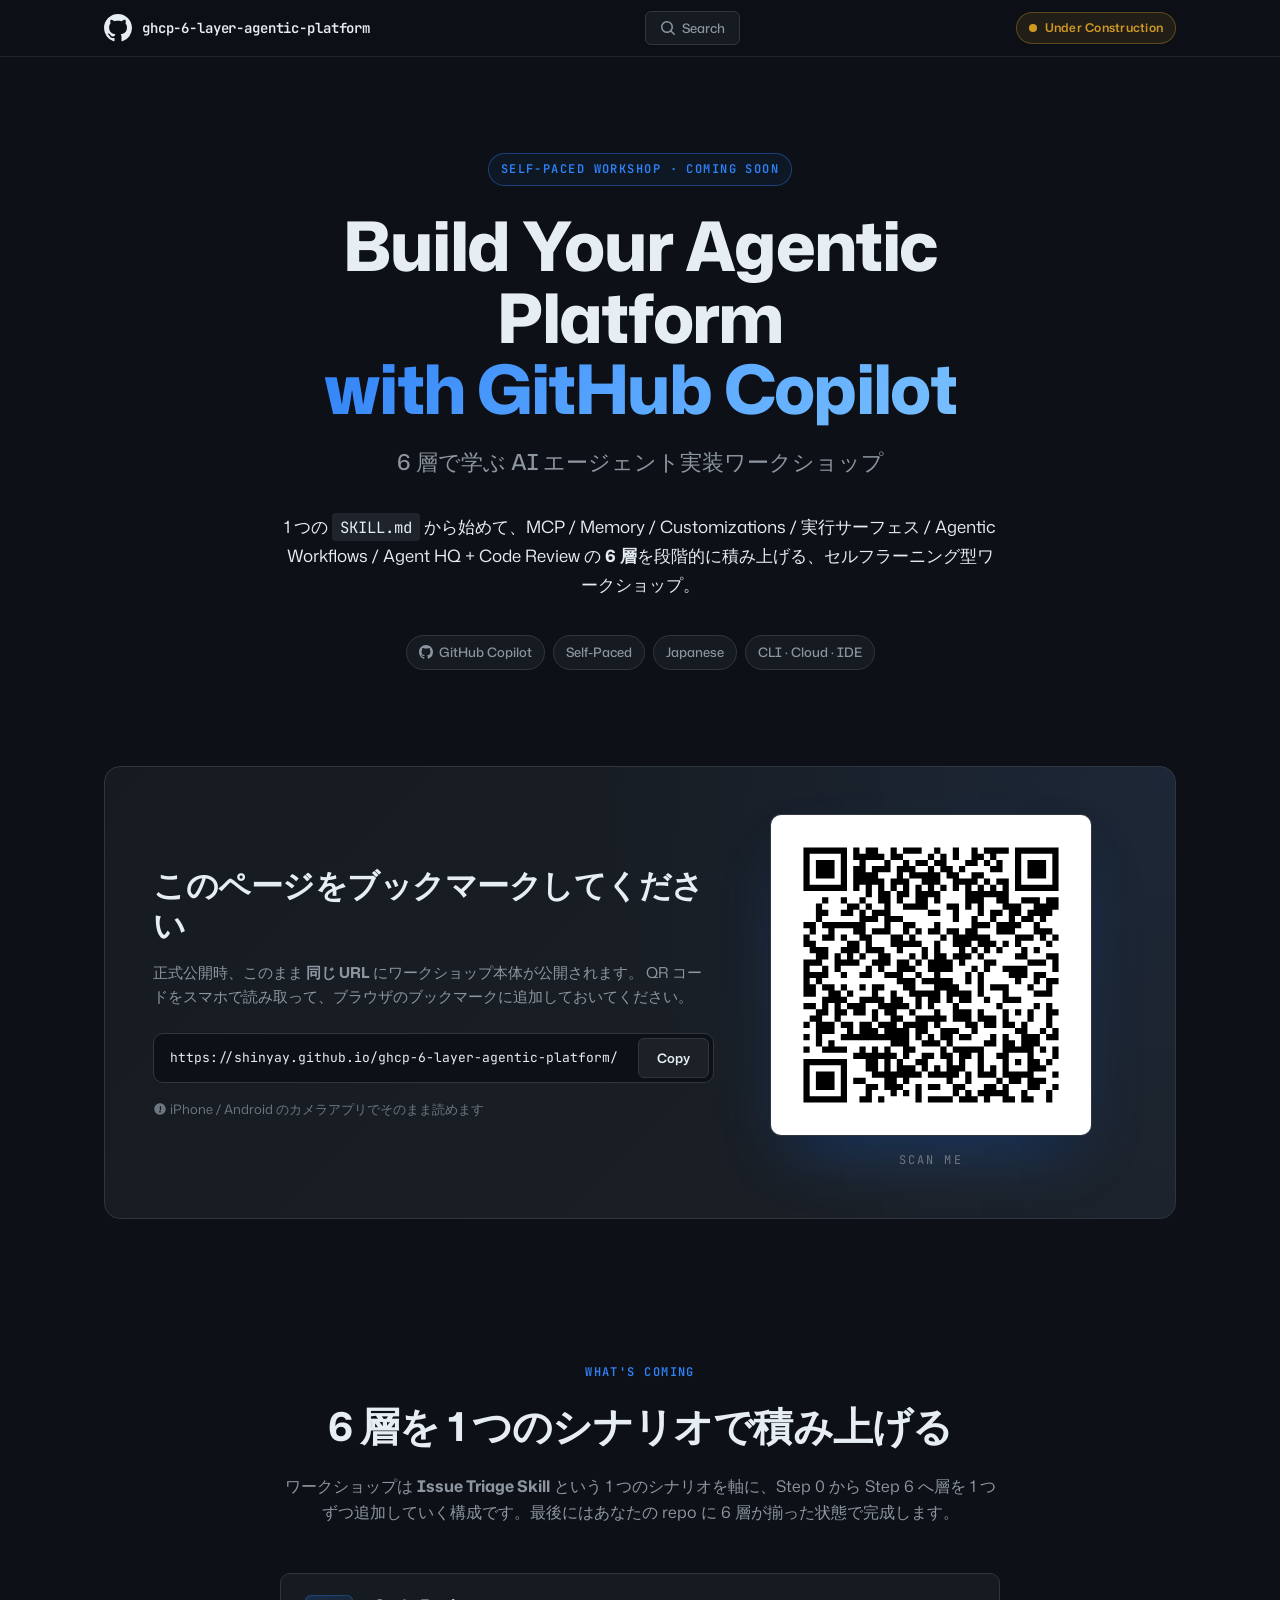
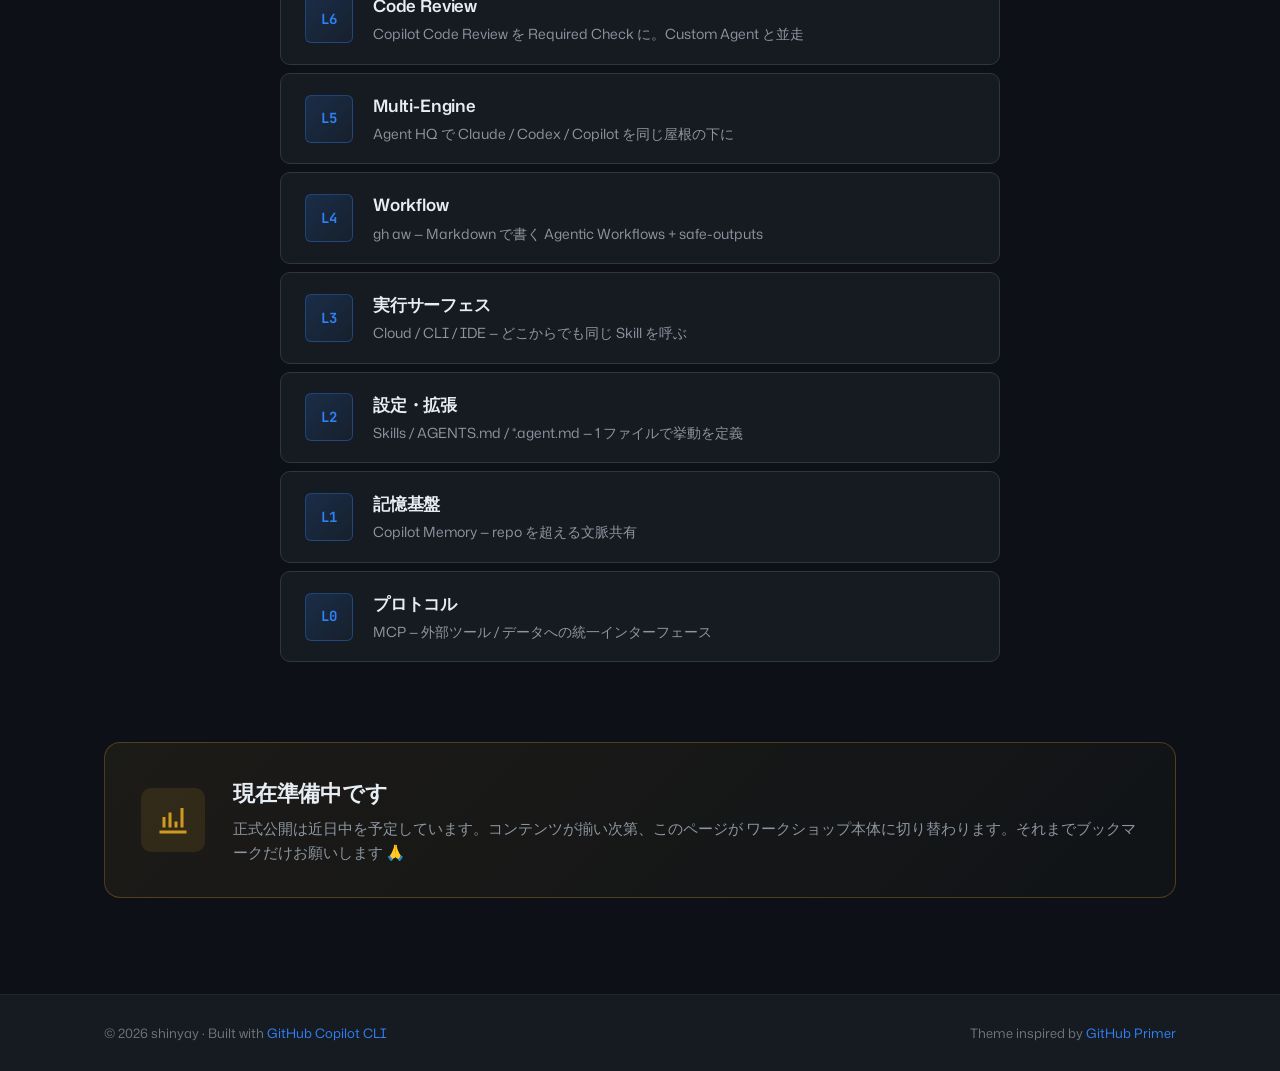
<file: site/index.html>
<!DOCTYPE html>
<html lang="ja">
<head>
  <meta charset="UTF-8" />
  <meta name="viewport" content="width=device-width, initial-scale=1.0" />
  <title>Build Your Agentic Platform with GitHub Copilot — Coming Soon</title>
  <meta name="description" content="GitHub Copilot で 6 層の Agentic Platform を段階的に構築するセルフラーニング型ワークショップ。近日公開。" />
  <meta property="og:title" content="Build Your Agentic Platform with GitHub Copilot" />
  <meta property="og:description" content="6 層で学ぶ AI エージェント実装ワークショップ — Coming Soon" />
  <meta property="og:type" content="website" />
  <meta name="theme-color" content="#0d1117" />
  <link rel="preconnect" href="https://fonts.googleapis.com" />
  <link rel="preconnect" href="https://fonts.gstatic.com" crossorigin />
  <link href="https://fonts.googleapis.com/css2?family=Mona+Sans:wght@400;500;600;700;800&family=JetBrains+Mono:wght@400;600&display=swap" rel="stylesheet" />
  <link rel="stylesheet" href="styles.css" />
</head>
<body>
  <div class="bg-grid" aria-hidden="true"></div>

  <header class="site-header">
    <div class="container header-inner">
      <a class="brand" href="./" aria-label="Workshop home">
        <svg class="brand-mark" viewBox="0 0 16 16" width="28" height="28" aria-hidden="true">
          <path fill="currentColor" d="M8 0C3.58 0 0 3.58 0 8a8.013 8.013 0 0 0 5.47 7.59c.4.07.55-.17.55-.38 0-.19-.01-.82-.01-1.49-2.01.37-2.53-.49-2.69-.94-.09-.23-.48-.94-.82-1.13-.28-.15-.68-.52-.01-.53.63-.01 1.08.58 1.23.82.72 1.21 1.87.87 2.33.66.07-.52.28-.87.51-1.07-1.78-.2-3.64-.89-3.64-3.95 0-.87.31-1.59.82-2.15-.08-.2-.36-1.02.08-2.12 0 0 .67-.21 2.2.82.64-.18 1.32-.27 2-.27.68 0 1.36.09 2 .27 1.53-1.04 2.2-.82 2.2-.82.44 1.1.16 1.92.08 2.12.51.56.82 1.27.82 2.15 0 3.07-1.87 3.75-3.65 3.95.29.25.54.73.54 1.48 0 1.07-.01 1.93-.01 2.2 0 .21.15.46.55.38A8.013 8.013 0 0 0 16 8c0-4.42-3.58-8-8-8z"/>
        </svg>
        <span class="brand-text">ghcp-6-layer-agentic-platform</span>
      </a>
      <a class="search-link" href="search.html" aria-label="Search workshop content">
        <svg viewBox="0 0 16 16" width="16" height="16" aria-hidden="true"><path fill="currentColor" d="M10.68 11.74a6 6 0 0 1-7.922-8.982 6 6 0 0 1 8.982 7.922l3.04 3.04a.749.749 0 0 1-.326 1.275.749.749 0 0 1-.734-.215ZM11.5 7a4.499 4.499 0 1 0-8.997 0A4.499 4.499 0 0 0 11.5 7Z"/></svg>
        Search
      </a>
      <span class="status-pill" aria-label="Site status">
        <span class="status-dot"></span>
        Under Construction
      </span>
    </div>
  </header>

  <main>
    <section class="hero container">
      <div class="hero-inner">
        <span class="eyebrow">Self-Paced Workshop · Coming Soon</span>
        <h1 class="hero-title">
          Build Your Agentic Platform<br />
          <span class="hero-title-accent">with GitHub Copilot</span>
        </h1>
        <p class="hero-sub">6 層で学ぶ AI エージェント実装ワークショップ</p>
        <p class="hero-lede">
          1 つの <code>SKILL.md</code> から始めて、MCP / Memory / Customizations / 実行サーフェス / Agentic Workflows / Agent HQ + Code Review の <strong>6 層</strong>を段階的に積み上げる、セルフラーニング型ワークショップ。
        </p>

        <div class="hero-meta">
          <span class="meta-chip">
            <svg viewBox="0 0 16 16" width="14" height="14" aria-hidden="true"><path fill="currentColor" d="M8 0C3.58 0 0 3.58 0 8a8 8 0 0 0 5.47 7.59c.4.07.55-.17.55-.38 0-.19-.01-.82-.01-1.49-2.01.37-2.53-.49-2.69-.94-.09-.23-.48-.94-.82-1.13-.28-.15-.68-.52-.01-.53.63-.01 1.08.58 1.23.82.72 1.21 1.87.87 2.33.66.07-.52.28-.87.51-1.07-1.78-.2-3.64-.89-3.64-3.95 0-.87.31-1.59.82-2.15-.08-.2-.36-1.02.08-2.12 0 0 .67-.21 2.2.82.64-.18 1.32-.27 2-.27.68 0 1.36.09 2 .27 1.53-1.04 2.2-.82 2.2-.82.44 1.1.16 1.92.08 2.12.51.56.82 1.27.82 2.15 0 3.07-1.87 3.75-3.65 3.95.29.25.54.73.54 1.48 0 1.07-.01 1.93-.01 2.2 0 .21.15.46.55.38A8.013 8.013 0 0 0 16 8c0-4.42-3.58-8-8-8z"/></svg>
            GitHub Copilot
          </span>
          <span class="meta-chip">Self-Paced</span>
          <span class="meta-chip">Japanese</span>
          <span class="meta-chip">CLI · Cloud · IDE</span>
        </div>
      </div>
    </section>

    <section class="qr-section container">
      <div class="qr-card">
        <div class="qr-card-text">
          <h2>このページをブックマークしてください</h2>
          <p>
            正式公開時、このまま <strong>同じ URL</strong> にワークショップ本体が公開されます。
            QR コードをスマホで読み取って、ブラウザのブックマークに追加しておいてください。
          </p>
          <div class="url-row">
            <code id="site-url">https://shinyay.github.io/ghcp-6-layer-agentic-platform/</code>
            <button class="copy-btn" type="button" aria-label="URL をコピー" data-copy="#site-url">
              Copy
            </button>
          </div>
          <p class="qr-hint">
            <svg viewBox="0 0 16 16" width="14" height="14" aria-hidden="true" style="vertical-align:-2px"><path fill="currentColor" d="M8 1.5c-3.59 0-6.5 2.91-6.5 6.5s2.91 6.5 6.5 6.5 6.5-2.91 6.5-6.5S11.59 1.5 8 1.5zm-.25 3.75a.75.75 0 1 1 1.5 0v3.5a.75.75 0 0 1-1.5 0v-3.5zM8 12a1 1 0 1 1 0-2 1 1 0 0 1 0 2z"/></svg>
            iPhone / Android のカメラアプリでそのまま読めます
          </p>
        </div>
        <div class="qr-art">
          <div class="qr-frame">
            <img src="qr.svg" alt="Workshop URL の QR コード" width="320" height="320" />
          </div>
          <span class="qr-caption">Scan me</span>
        </div>
      </div>
    </section>

    <section class="layers-section container">
      <h2 class="section-title">
        <span class="section-eyebrow">What's coming</span>
        6 層を 1 つのシナリオで積み上げる
      </h2>
      <p class="section-lede">
        ワークショップは <strong>Issue Triage Skill</strong> という 1 つのシナリオを軸に、Step 0 から Step 6 へ層を 1 つずつ追加していく構成です。最後にはあなたの repo に 6 層が揃った状態で完成します。
      </p>

      <ol class="layer-stack" aria-label="6-Layer Agentic Platform">
        <li class="layer" data-n="6">
          <span class="layer-num">L6</span>
          <div class="layer-body">
            <h3>Code Review</h3>
            <p>Copilot Code Review を Required Check に。Custom Agent と並走</p>
          </div>
        </li>
        <li class="layer" data-n="5">
          <span class="layer-num">L5</span>
          <div class="layer-body">
            <h3>Multi-Engine</h3>
            <p>Agent HQ で Claude / Codex / Copilot を同じ屋根の下に</p>
          </div>
        </li>
        <li class="layer" data-n="4">
          <span class="layer-num">L4</span>
          <div class="layer-body">
            <h3>Workflow</h3>
            <p>gh aw — Markdown で書く Agentic Workflows + safe-outputs</p>
          </div>
        </li>
        <li class="layer" data-n="3">
          <span class="layer-num">L3</span>
          <div class="layer-body">
            <h3>実行サーフェス</h3>
            <p>Cloud / CLI / IDE — どこからでも同じ Skill を呼ぶ</p>
          </div>
        </li>
        <li class="layer" data-n="2">
          <span class="layer-num">L2</span>
          <div class="layer-body">
            <h3>設定・拡張</h3>
            <p>Skills / AGENTS.md / *.agent.md — 1 ファイルで挙動を定義</p>
          </div>
        </li>
        <li class="layer" data-n="1">
          <span class="layer-num">L1</span>
          <div class="layer-body">
            <h3>記憶基盤</h3>
            <p>Copilot Memory — repo を超える文脈共有</p>
          </div>
        </li>
        <li class="layer" data-n="0">
          <span class="layer-num">L0</span>
          <div class="layer-body">
            <h3>プロトコル</h3>
            <p>MCP — 外部ツール / データへの統一インターフェース</p>
          </div>
        </li>
      </ol>
    </section>

    <section class="status-section container">
      <div class="status-card">
        <div class="status-icon" aria-hidden="true">
          <svg viewBox="0 0 24 24" width="36" height="36"><path fill="currentColor" d="M3 21h18v-2H3v2zM5 17h2v-7H5v7zm4 0h2V7H9v10zm4 0h2v-4h-2v4zm4 0h2V4h-2v13z"/></svg>
        </div>
        <div>
          <h2>現在準備中です</h2>
          <p>
            正式公開は近日中を予定しています。コンテンツが揃い次第、このページが
            ワークショップ本体に切り替わります。それまでブックマークだけお願いします 🙏
          </p>
        </div>
      </div>
    </section>
  </main>

  <footer class="site-footer">
    <div class="container footer-inner">
      <p>&copy; 2026 shinyay · Built with <a href="https://github.com/features/copilot" rel="noopener">GitHub Copilot CLI</a></p>
      <p class="footer-meta">Theme inspired by <a href="https://primer.style/" rel="noopener">GitHub Primer</a></p>
    </div>
  </footer>

  <script>
    document.querySelectorAll('.copy-btn').forEach((btn) => {
      btn.addEventListener('click', async () => {
        const target = document.querySelector(btn.dataset.copy);
        if (!target) return;
        try {
          await navigator.clipboard.writeText(target.textContent.trim());
          const original = btn.textContent;
          btn.textContent = 'Copied!';
          btn.classList.add('is-copied');
          setTimeout(() => {
            btn.textContent = original;
            btn.classList.remove('is-copied');
          }, 1500);
        } catch (e) {
          btn.textContent = 'Press ⌘/Ctrl+C';
        }
      });
    });
  </script>
</body>
</html>
</file>
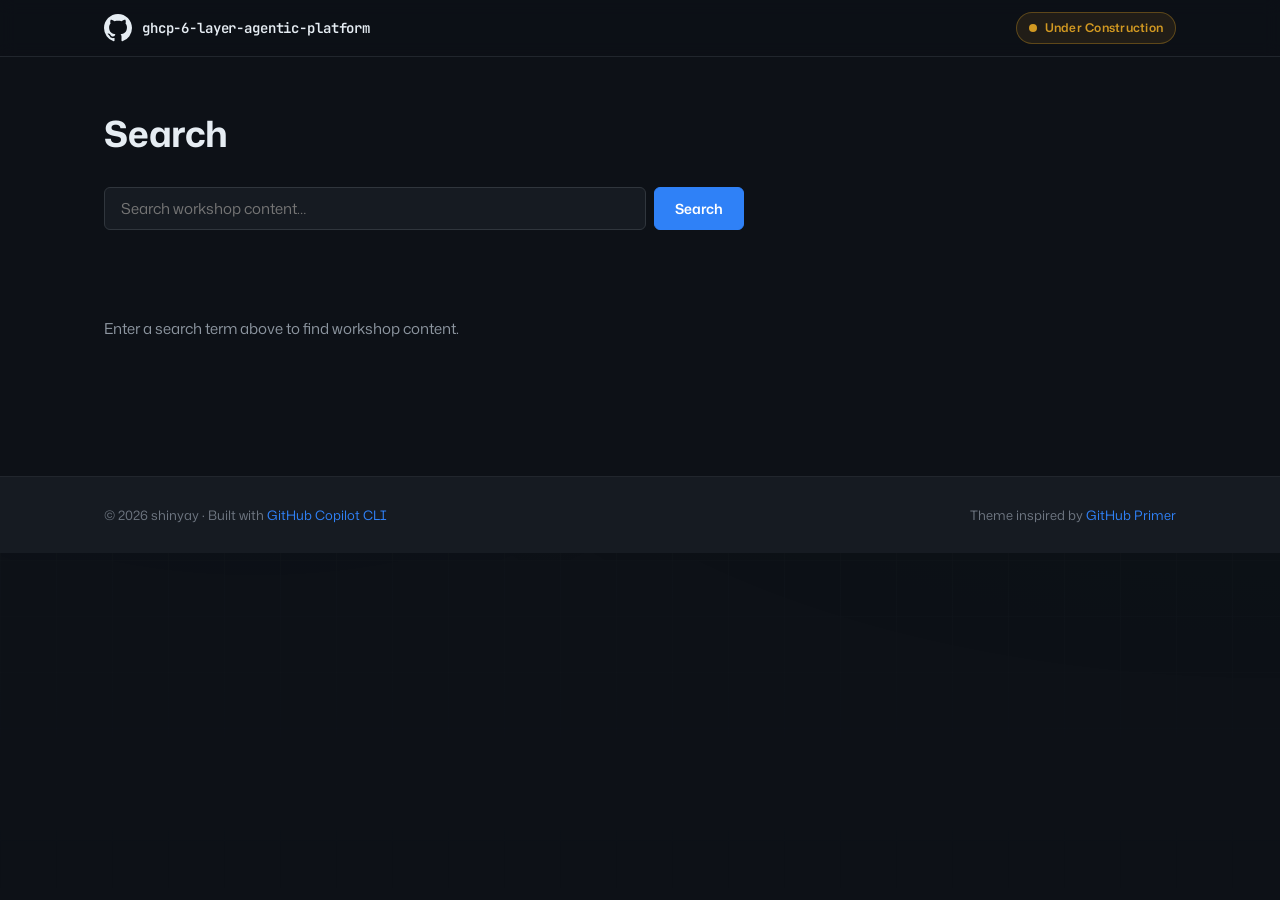
<file: site/search.html>
<!DOCTYPE html>
<html lang="ja">
<head>
  <meta charset="UTF-8" />
  <meta name="viewport" content="width=device-width, initial-scale=1.0" />
  <title>Search — Build Your Agentic Platform with GitHub Copilot</title>
  <meta name="description" content="Search workshop content" />
  <meta name="theme-color" content="#0d1117" />
  <link rel="preconnect" href="https://fonts.googleapis.com" />
  <link rel="preconnect" href="https://fonts.gstatic.com" crossorigin />
  <link href="https://fonts.googleapis.com/css2?family=Mona+Sans:wght@400;500;600;700;800&family=JetBrains+Mono:wght@400;600&display=swap" rel="stylesheet" />
  <link rel="stylesheet" href="styles.css" />
  <style>
    /* === Search page styles === */
    .search-header {
      padding: 48px 24px 32px;
    }
    .search-header h1 {
      font-size: clamp(24px, 3vw, 36px);
      font-weight: 700;
      margin: 0 0 24px;
      letter-spacing: -0.02em;
    }
    .search-bar {
      display: flex;
      gap: 8px;
      max-width: 640px;
    }
    .search-input {
      flex: 1;
      appearance: none;
      background: var(--bg-elev-1);
      color: var(--text);
      border: 1px solid var(--border);
      border-radius: var(--radius-sm);
      padding: 10px 16px;
      font: 15px var(--font-sans);
      outline: none;
      transition: border-color 0.15s ease, box-shadow 0.15s ease;
    }
    .search-input:focus {
      border-color: var(--accent);
      box-shadow: 0 0 0 3px rgba(47, 129, 247, 0.18);
    }
    .search-btn {
      appearance: none;
      background: var(--accent);
      color: #fff;
      border: 1px solid var(--accent);
      border-radius: var(--radius-sm);
      padding: 10px 20px;
      font: 600 14px var(--font-sans);
      cursor: pointer;
      transition: background 0.15s ease;
    }
    .search-btn:hover { background: var(--accent-hover); border-color: var(--accent-hover); }

    /* === Results area === */
    .results-section {
      padding: 0 24px 80px;
    }
    .results-meta {
      font-size: 14px;
      color: var(--text-muted);
      margin-bottom: 24px;
    }
    .result-list {
      list-style: none;
      margin: 0;
      padding: 0;
      display: flex;
      flex-direction: column;
      gap: 16px;
      max-width: 800px;
    }
    .result-item {
      background: var(--bg-elev-1);
      border: 1px solid var(--border);
      border-radius: var(--radius-md);
      padding: 20px 24px;
      transition: border-color 0.15s ease;
    }
    .result-item:hover { border-color: var(--accent); }
    .result-item h3 {
      margin: 0 0 6px;
      font-size: 16px;
      font-weight: 600;
    }
    .result-item h3 a { color: var(--accent); }
    .result-item h3 a:hover { color: var(--accent-hover); }
    .result-item p {
      margin: 0;
      font-size: 14px;
      color: var(--text-muted);
      line-height: 1.6;
    }
    .result-path {
      display: block;
      font-family: var(--font-mono);
      font-size: 12px;
      color: var(--text-subtle);
      margin-bottom: 6px;
    }
    mark {
      background: rgba(47, 129, 247, 0.22);
      color: var(--text);
      border-radius: 2px;
      padding: 0 1px;
    }

    /* === Pagination === */
    .pagination {
      display: flex;
      align-items: center;
      gap: 8px;
      margin-top: 40px;
      max-width: 800px;
    }
    .page-btn {
      display: inline-flex;
      align-items: center;
      justify-content: center;
      min-width: 36px;
      height: 36px;
      padding: 0 12px;
      font: 14px var(--font-sans);
      color: var(--text-muted);
      background: var(--bg-elev-1);
      border: 1px solid var(--border);
      border-radius: var(--radius-sm);
      text-decoration: none;
      transition: background 0.15s ease, border-color 0.15s ease, color 0.15s ease;
    }
    .page-btn:hover { background: var(--bg-elev-2); border-color: var(--accent); color: var(--accent); text-decoration: none; }
    .page-btn.active {
      background: var(--accent);
      border-color: var(--accent);
      color: #fff;
      font-weight: 600;
    }
    .page-btn[aria-disabled="true"] {
      opacity: 0.4;
      pointer-events: none;
    }
    .page-ellipsis {
      color: var(--text-subtle);
      padding: 0 4px;
    }
    .no-results {
      color: var(--text-muted);
      font-size: 15px;
      padding: 40px 0;
    }
  </style>
</head>
<body>
  <div class="bg-grid" aria-hidden="true"></div>

  <header class="site-header">
    <div class="container header-inner">
      <a class="brand" href="./" aria-label="Workshop home">
        <svg class="brand-mark" viewBox="0 0 16 16" width="28" height="28" aria-hidden="true">
          <path fill="currentColor" d="M8 0C3.58 0 0 3.58 0 8a8.013 8.013 0 0 0 5.47 7.59c.4.07.55-.17.55-.38 0-.19-.01-.82-.01-1.49-2.01.37-2.53-.49-2.69-.94-.09-.23-.48-.94-.82-1.13-.28-.15-.68-.52-.01-.53.63-.01 1.08.58 1.23.82.72 1.21 1.87.87 2.33.66.07-.52.28-.87.51-1.07-1.78-.2-3.64-.89-3.64-3.95 0-.87.31-1.59.82-2.15-.08-.2-.36-1.02.08-2.12 0 0 .67-.21 2.2.82.64-.18 1.32-.27 2-.27.68 0 1.36.09 2 .27 1.53-1.04 2.2-.82 2.2-.82.44 1.1.16 1.92.08 2.12.51.56.82 1.27.82 2.15 0 3.07-1.87 3.75-3.65 3.95.29.25.54.73.54 1.48 0 1.07-.01 1.93-.01 2.2 0 .21.15.46.55.38A8.013 8.013 0 0 0 16 8c0-4.42-3.58-8-8-8z"/>
        </svg>
        <span class="brand-text">ghcp-6-layer-agentic-platform</span>
      </a>
      <span class="status-pill" aria-label="Site status">
        <span class="status-dot"></span>
        Under Construction
      </span>
    </div>
  </header>

  <main>
    <section class="search-header container">
      <h1>Search</h1>
      <form class="search-bar" id="search-form" role="search" aria-label="Site search">
        <input
          class="search-input"
          type="search"
          id="search-input"
          name="q"
          placeholder="Search workshop content…"
          aria-label="Search query"
          autocomplete="off"
        />
        <button class="search-btn" type="submit">Search</button>
      </form>
    </section>

    <section class="results-section container" id="results-section" aria-live="polite" aria-label="Search results">
      <!-- Populated by JavaScript -->
    </section>
  </main>

  <footer class="site-footer">
    <div class="container footer-inner">
      <p>&copy; 2026 shinyay · Built with <a href="https://github.com/features/copilot" rel="noopener">GitHub Copilot CLI</a></p>
      <p class="footer-meta">Theme inspired by <a href="https://primer.style/" rel="noopener">GitHub Primer</a></p>
    </div>
  </footer>

  <script>
    // -------------------------------------------------------------------------
    // Static content index — all searchable pages
    // -------------------------------------------------------------------------
    const CONTENT_INDEX = [
      { title: 'Step 0 — Environment Setup', path: 'content/step-0-setup/', excerpt: 'Configure your Codespaces environment, install prerequisites, and verify all required tools are available before starting the workshop.' },
      { title: 'Step 1 — Copilot Memory', path: 'content/step-1-memory/', excerpt: 'Use GitHub Copilot Memory to plant repository conventions so that context persists across sessions and chat windows.' },
      { title: 'Step 2 — Issue Triage Skill', path: 'content/step-2-skill/', excerpt: 'Author a SKILL.md file that teaches Copilot the issue-triage workflow: read body, pick label, write greeting comment.' },
      { title: 'Step 3 — Three Execution Surfaces', path: 'content/step-3-surfaces/', excerpt: 'Invoke the same skill from IDE Chat, Copilot CLI, and Cloud Agent to observe how publication boundary affects state visibility.' },
      { title: 'Step 4 — Agentic Workflows', path: 'content/step-4-automate/', excerpt: 'Use gh aw to write Markdown-driven agentic workflows and automate the issue-triage scenario end-to-end.' },
      { title: 'Step 5 — Multi-Engine Comparison', path: 'content/step-5-multi-engine/', excerpt: 'Run the same triage task with Claude, Codex, and Copilot side-by-side using Agent HQ to compare outputs.' },
      { title: 'Step 6 — Code Review Gate', path: 'content/step-6-gate/', excerpt: 'Add Copilot Code Review as a Required Check so every PR is gated by both human and AI review before merging.' },
      { title: 'Prerequisites', path: 'content/prerequisites/', excerpt: 'System requirements, plan requirements (Copilot Pro+ / Business / Enterprise), and tool version checklist for the workshop.' },
      { title: 'MCP — Model Context Protocol', path: 'content/step-0-setup/#mcp', excerpt: 'MCP provides a unified interface for external tools and data. Configure the GitHub MCP server as Layer 0 of the platform.' },
      { title: 'SKILL.md Reference', path: 'content/step-2-skill/#skillmd', excerpt: 'Full reference for the SKILL.md front-matter schema: name, description, when-to-use, and workflow steps.' },
      { title: 'Cloud Agent Trigger', path: 'content/step-3-surfaces/#cloud-agent', excerpt: 'The canonical trigger for Cloud Agent is adding Copilot to Issue Assignees, not mentioning @copilot in the body.' },
      { title: 'Verified Signed Commits', path: 'content/step-3-surfaces/#trust-thread', excerpt: 'Cloud Agent commits arrive as Verified Signed Commits, providing cryptographic proof of who authored the code.' },
      { title: 'Publication Boundary', path: 'content/step-3-surfaces/#publication-boundary', excerpt: 'The publication boundary is the point at which a skill becomes visible to Cloud Agent, other users, and Actions.' },
      { title: 'suggestedActors GraphQL API', path: 'content/step-3-surfaces/#suggested-actors', excerpt: 'Use the suggestedActors GraphQL query to list all bots that can be assigned to an issue, enabling multi-engine workflows.' },
      { title: 'gh aw — Agentic Workflow CLI', path: 'content/step-4-automate/#gh-aw', excerpt: 'gh aw lets you define agent workflows in Markdown, compose tool calls, and run safe-outputs with approval gates.' },
      { title: 'copilot-setup-steps.yml', path: 'content/step-4-automate/#setup-steps', excerpt: 'When Cloud Agent cannot reach external APIs, it proposes a copilot-setup-steps.yml workflow file via PR.' },
      { title: 'Agent HQ', path: 'content/step-5-multi-engine/#agent-hq', excerpt: 'Agent HQ is the unified hub for running Claude, Codex, and Copilot on the same task under one roof.' },
      { title: 'Required Check Setup', path: 'content/step-6-gate/#required-check', excerpt: 'Configure branch protection rules to make Copilot Code Review a required status check on the default branch.' },
      { title: 'code-reviewer.agent.md', path: 'content/step-6-gate/#agent-md', excerpt: 'The code-reviewer.agent.md file defines the review criteria and output format for the automated code review agent.' },
      { title: 'Zero-Trust Design', path: 'content/step-6-gate/#zero-trust', excerpt: 'Every agent action that modifies code goes through a human-gated PR, implementing a zero-trust agentic pipeline.' },
      { title: 'Workshop Overview', path: './', excerpt: 'Build a 6-layer Agentic Platform step by step using GitHub Copilot, starting from a single SKILL.md file.' },
      { title: 'Layer 0 — Protocol (MCP)', path: './#layer-0', excerpt: 'MCP provides the unified external-tool interface at the base of the stack.' },
      { title: 'Layer 1 — Memory', path: './#layer-1', excerpt: 'Copilot Memory enables cross-repository context sharing so conventions persist across sessions.' },
      { title: 'Layer 2 — Customizations', path: './#layer-2', excerpt: 'Skills, AGENTS.md, and *.agent.md files define agent behavior in a single file per concern.' },
      { title: 'Layer 3 — Execution Surfaces', path: './#layer-3', excerpt: 'Cloud, CLI, and IDE surfaces all invoke the same skill, providing uniform behavior across environments.' },
      { title: 'Layer 4 — Agentic Workflows', path: './#layer-4', excerpt: 'gh aw lets you compose agentic workflows in Markdown with safe-outputs and approval checkpoints.' },
      { title: 'Layer 5 — Multi-Engine', path: './#layer-5', excerpt: 'Agent HQ enables side-by-side comparison of Claude, Codex, and Copilot on the same triage scenario.' },
      { title: 'Layer 6 — Code Review Gate', path: './#layer-6', excerpt: 'Copilot Code Review as a Required Check means the human is always the final approver.' },
      { title: 'Release Notes v1.0.0', path: 'RELEASE_NOTES.md', excerpt: 'Initial public release of the 6-Layer Agentic Platform workshop. All 7 steps complete and dogfooding-verified.' },
      { title: 'Contributing Guide', path: 'CONTRIBUTING.md', excerpt: 'How to submit issues, propose changes, and follow the coding conventions for this workshop repository.' },
    ];

    const PAGE_SIZE = 5;

    // -------------------------------------------------------------------------
    // Read URL params
    // -------------------------------------------------------------------------
    function getParams() {
      const params = new URLSearchParams(window.location.search);
      const query = (params.get('q') || '').trim();
      const page  = Math.max(1, parseInt(params.get('page') || '1', 10));
      return { query, page };
    }

    // -------------------------------------------------------------------------
    // Simple relevance search
    // -------------------------------------------------------------------------
    function search(query) {
      if (!query) return [];
      const terms = query.toLowerCase().split(/\s+/).filter(Boolean);
      return CONTENT_INDEX
        .map((item) => {
          const haystack = (item.title + ' ' + item.excerpt + ' ' + item.path).toLowerCase();
          const score = terms.reduce((s, t) => s + (haystack.split(t).length - 1), 0);
          return { ...item, score };
        })
        .filter((item) => item.score > 0)
        .sort((a, b) => b.score - a.score);
    }

    // -------------------------------------------------------------------------
    // Highlight matched terms in text
    // -------------------------------------------------------------------------
    function highlight(text, terms) {
      if (!terms.length) return escapeHtml(text);
      const pattern = terms.map(escapeRegex).join('|');
      const re = new RegExp(`(${pattern})`, 'gi');
      return escapeHtml(text).replace(re, '<mark>$1</mark>');
    }

    function escapeHtml(str) {
      return str
        .replace(/&/g, '&amp;')
        .replace(/</g, '&lt;')
        .replace(/>/g, '&gt;')
        .replace(/"/g, '&quot;');
    }

    function escapeRegex(str) {
      return str.replace(/[.*+?^${}()|[\]\\]/g, '\\$&');
    }

    // -------------------------------------------------------------------------
    // Build pagination URL — always derived from current query + target page
    // -------------------------------------------------------------------------
    function pageUrl(query, targetPage) {
      const params = new URLSearchParams();
      if (query) params.set('q', query);
      params.set('page', String(targetPage));
      return '?' + params.toString();
    }

    // -------------------------------------------------------------------------
    // Render
    // -------------------------------------------------------------------------
    function render() {
      const { query, page } = getParams();
      const section = document.getElementById('results-section');

      // Keep the search bar in sync with the URL
      const input = document.getElementById('search-input');
      if (input) input.value = query;

      if (!query) {
        section.innerHTML = '<p class="no-results">Enter a search term above to find workshop content.</p>';
        return;
      }

      const allResults = search(query);
      const totalPages = Math.max(1, Math.ceil(allResults.length / PAGE_SIZE));
      // Clamp current page to valid range
      const currentPage = Math.min(page, totalPages);
      const startIdx = (currentPage - 1) * PAGE_SIZE;
      const pageResults = allResults.slice(startIdx, startIdx + PAGE_SIZE);
      const terms = query.toLowerCase().split(/\s+/).filter(Boolean);

      let html = '';

      // Results count
      html += `<p class="results-meta">${allResults.length} result${allResults.length !== 1 ? 's' : ''} for <strong>${escapeHtml(query)}</strong> — page ${currentPage} of ${totalPages}</p>`;

      if (allResults.length === 0) {
        html += `<p class="no-results">No results found for <strong>${escapeHtml(query)}</strong>. Try different keywords.</p>`;
        section.innerHTML = html;
        return;
      }

      // Result list
      html += '<ul class="result-list">';
      for (const item of pageResults) {
        html += `
          <li class="result-item">
            <h3><a href="${escapeHtml(item.path)}">${highlight(item.title, terms)}</a></h3>
            <span class="result-path">${escapeHtml(item.path)}</span>
            <p>${highlight(item.excerpt, terms)}</p>
          </li>`;
      }
      html += '</ul>';

      // -----------------------------------------------------------------------
      // Pagination
      // The key fix: nextPage is computed from currentPage + 1, never hardcoded.
      // -----------------------------------------------------------------------
      const prevPage = currentPage - 1;
      const nextPage = currentPage + 1;

      html += '<nav class="pagination" aria-label="Pagination">';

      // Previous button
      if (currentPage > 1) {
        html += `<a class="page-btn" href="${pageUrl(query, prevPage)}" aria-label="Previous page">&#8592; Prev</a>`;
      } else {
        html += `<span class="page-btn" aria-disabled="true">&#8592; Prev</span>`;
      }

      // Page number buttons (show window of ±2 around current page)
      const windowStart = Math.max(1, currentPage - 2);
      const windowEnd   = Math.min(totalPages, currentPage + 2);

      if (windowStart > 1) {
        html += `<a class="page-btn" href="${pageUrl(query, 1)}" aria-label="Page 1">1</a>`;
        if (windowStart > 2) html += `<span class="page-ellipsis" aria-hidden="true">…</span>`;
      }

      for (let p = windowStart; p <= windowEnd; p++) {
        if (p === currentPage) {
          html += `<span class="page-btn active" aria-current="page" aria-label="Page ${p}">${p}</span>`;
        } else {
          html += `<a class="page-btn" href="${pageUrl(query, p)}" aria-label="Page ${p}">${p}</a>`;
        }
      }

      if (windowEnd < totalPages) {
        if (windowEnd < totalPages - 1) html += `<span class="page-ellipsis" aria-hidden="true">…</span>`;
        html += `<a class="page-btn" href="${pageUrl(query, totalPages)}" aria-label="Page ${totalPages}">${totalPages}</a>`;
      }

      // Next button
      if (currentPage < totalPages) {
        html += `<a class="page-btn" href="${pageUrl(query, nextPage)}" aria-label="Next page">Next &#8594;</a>`;
      } else {
        html += `<span class="page-btn" aria-disabled="true">Next &#8594;</span>`;
      }

      html += '</nav>';

      section.innerHTML = html;
    }

    // -------------------------------------------------------------------------
    // Handle form submission — update URL and re-render
    // -------------------------------------------------------------------------
    document.getElementById('search-form').addEventListener('submit', (e) => {
      e.preventDefault();
      const q = document.getElementById('search-input').value.trim();
      const params = new URLSearchParams();
      if (q) params.set('q', q);
      params.set('page', '1');
      window.history.pushState({}, '', '?' + params.toString());
      render();
    });

    // Handle browser back/forward navigation
    window.addEventListener('popstate', render);

    // Initial render
    render();
  </script>
</body>
</html>
</file>
<file: site/styles.css>
/* GitHub-corporate-inspired dark theme — Primer-derived tokens */
:root {
  /* Color tokens (Primer dark dimmed-ish) */
  --bg: #0d1117;
  --bg-elev-1: #161b22;
  --bg-elev-2: #1c2128;
  --border: #30363d;
  --border-muted: #21262d;
  --text: #e6edf3;
  --text-muted: #8d96a0;
  --text-subtle: #6e7681;
  --accent: #2f81f7;
  --accent-hover: #58a6ff;
  --success: #238636;
  --warning: #d29922;
  --danger: #f85149;
  --code-bg: #1f242c;

  /* Type scale */
  --font-sans: "Mona Sans", -apple-system, BlinkMacSystemFont, "Segoe UI", "Helvetica Neue", Arial, sans-serif;
  --font-mono: "JetBrains Mono", ui-monospace, SFMono-Regular, "SF Mono", Menlo, Consolas, monospace;

  /* Layout */
  --container: 1120px;
  --radius-sm: 6px;
  --radius-md: 10px;
  --radius-lg: 16px;
}

* {
  box-sizing: border-box;
}

html, body {
  margin: 0;
  padding: 0;
  background: var(--bg);
  color: var(--text);
  font-family: var(--font-sans);
  font-feature-settings: "ss01", "ss02";
  -webkit-font-smoothing: antialiased;
  -moz-osx-font-smoothing: grayscale;
  line-height: 1.6;
}

body {
  position: relative;
  overflow-x: hidden;
}

.container {
  max-width: var(--container);
  margin: 0 auto;
  padding: 0 24px;
}

a {
  color: var(--accent);
  text-decoration: none;
  transition: color 0.15s ease;
}
a:hover { color: var(--accent-hover); text-decoration: underline; }

code {
  font-family: var(--font-mono);
  background: var(--code-bg);
  padding: 0.18em 0.42em;
  border-radius: 4px;
  font-size: 0.92em;
  border: 1px solid var(--border-muted);
}

/* === Decorative grid background === */
.bg-grid {
  position: fixed;
  inset: 0;
  background-image:
    radial-gradient(ellipse at 20% 0%, rgba(47, 129, 247, 0.10), transparent 50%),
    radial-gradient(ellipse at 100% 30%, rgba(35, 134, 54, 0.06), transparent 55%),
    linear-gradient(to right, rgba(48, 54, 61, 0.18) 1px, transparent 1px),
    linear-gradient(to bottom, rgba(48, 54, 61, 0.18) 1px, transparent 1px);
  background-size: auto, auto, 56px 56px, 56px 56px;
  pointer-events: none;
  z-index: -1;
  mask-image: linear-gradient(to bottom, rgba(0,0,0,0.6), rgba(0,0,0,0.15) 80%, transparent);
}

/* === Header === */
.site-header {
  border-bottom: 1px solid var(--border-muted);
  background: rgba(13, 17, 23, 0.7);
  backdrop-filter: blur(8px);
  -webkit-backdrop-filter: blur(8px);
  position: sticky;
  top: 0;
  z-index: 10;
}

.header-inner {
  display: flex;
  align-items: center;
  justify-content: space-between;
  height: 56px;
}

.brand {
  display: inline-flex;
  align-items: center;
  gap: 10px;
  color: var(--text);
  font-weight: 600;
}
.brand:hover { text-decoration: none; color: var(--text); }
.brand-text {
  font-family: var(--font-mono);
  font-size: 14px;
  letter-spacing: -0.01em;
}

.search-link {
  display: inline-flex;
  align-items: center;
  gap: 6px;
  padding: 6px 14px;
  font-size: 13px;
  font-weight: 500;
  color: var(--text-muted);
  background: var(--bg-elev-1);
  border: 1px solid var(--border);
  border-radius: var(--radius-sm);
  transition: color 0.15s ease, border-color 0.15s ease;
}
.search-link:hover { color: var(--accent); border-color: var(--accent); text-decoration: none; }

.status-pill {
  display: inline-flex;
  align-items: center;
  gap: 8px;
  padding: 5px 12px;
  font-size: 12px;
  font-weight: 600;
  color: var(--warning);
  background: rgba(210, 153, 34, 0.10);
  border: 1px solid rgba(210, 153, 34, 0.35);
  border-radius: 999px;
  letter-spacing: 0.02em;
}
.status-dot {
  width: 8px;
  height: 8px;
  border-radius: 50%;
  background: var(--warning);
  box-shadow: 0 0 0 0 rgba(210, 153, 34, 0.7);
  animation: pulse 2s infinite;
}
@keyframes pulse {
  0%   { box-shadow: 0 0 0 0 rgba(210, 153, 34, 0.55); }
  70%  { box-shadow: 0 0 0 10px rgba(210, 153, 34, 0); }
  100% { box-shadow: 0 0 0 0 rgba(210, 153, 34, 0); }
}

/* === Hero === */
.hero {
  padding: 96px 24px 32px;
}
.hero-inner {
  text-align: center;
  max-width: 880px;
  margin: 0 auto;
}
.eyebrow {
  display: inline-block;
  font-family: var(--font-mono);
  font-size: 12px;
  font-weight: 600;
  color: var(--accent);
  letter-spacing: 0.12em;
  text-transform: uppercase;
  margin-bottom: 24px;
  padding: 6px 12px;
  border: 1px solid rgba(47, 129, 247, 0.4);
  border-radius: 999px;
  background: rgba(47, 129, 247, 0.06);
}
.hero-title {
  font-size: clamp(40px, 6vw, 68px);
  font-weight: 800;
  line-height: 1.05;
  letter-spacing: -0.025em;
  margin: 0 0 20px;
  color: var(--text);
}
.hero-title-accent {
  background: linear-gradient(135deg, #2f81f7 0%, #58a6ff 50%, #79c0ff 100%);
  -webkit-background-clip: text;
  background-clip: text;
  -webkit-text-fill-color: transparent;
  color: transparent;
}
.hero-sub {
  font-size: clamp(18px, 2vw, 22px);
  font-weight: 500;
  color: var(--text-muted);
  margin: 0 0 32px;
}
.hero-lede {
  font-size: 17px;
  color: var(--text);
  max-width: 720px;
  margin: 0 auto 36px;
  line-height: 1.7;
}
.hero-meta {
  display: flex;
  flex-wrap: wrap;
  gap: 8px;
  justify-content: center;
}
.meta-chip {
  display: inline-flex;
  align-items: center;
  gap: 6px;
  padding: 6px 12px;
  font-size: 13px;
  font-weight: 500;
  color: var(--text-muted);
  background: var(--bg-elev-1);
  border: 1px solid var(--border);
  border-radius: 999px;
}

/* === QR section === */
.qr-section {
  padding: 64px 24px;
}
.qr-card {
  display: grid;
  grid-template-columns: 1.1fr 0.9fr;
  gap: 56px;
  align-items: center;
  background: linear-gradient(135deg, var(--bg-elev-1), var(--bg-elev-2));
  border: 1px solid var(--border);
  border-radius: var(--radius-lg);
  padding: 48px;
  position: relative;
  overflow: hidden;
}
.qr-card::before {
  content: "";
  position: absolute;
  inset: 0;
  background: radial-gradient(circle at 100% 0%, rgba(47, 129, 247, 0.08), transparent 50%);
  pointer-events: none;
}
.qr-card-text { position: relative; }
.qr-card h2 {
  font-size: clamp(24px, 3vw, 32px);
  font-weight: 700;
  margin: 0 0 16px;
  letter-spacing: -0.015em;
  line-height: 1.25;
}
.qr-card p {
  color: var(--text-muted);
  margin: 0 0 24px;
  font-size: 15px;
}
.url-row {
  display: flex;
  align-items: stretch;
  gap: 8px;
  background: var(--bg);
  border: 1px solid var(--border);
  border-radius: var(--radius-md);
  padding: 4px;
  margin-bottom: 16px;
  max-width: 100%;
  overflow: hidden;
}
.url-row code {
  flex: 1;
  background: transparent;
  border: none;
  padding: 10px 12px;
  font-size: 13px;
  color: var(--text);
  white-space: nowrap;
  overflow: hidden;
  text-overflow: ellipsis;
}
.copy-btn {
  flex: 0 0 auto;
  appearance: none;
  background: var(--bg-elev-2);
  color: var(--text);
  border: 1px solid var(--border);
  border-radius: var(--radius-sm);
  padding: 8px 18px;
  font: 600 13px var(--font-sans);
  cursor: pointer;
  transition: background 0.15s ease, border-color 0.15s ease;
}
.copy-btn:hover { background: var(--border); border-color: var(--text-subtle); }
.copy-btn.is-copied { color: var(--success); border-color: var(--success); }

.qr-hint {
  font-size: 13px !important;
  color: var(--text-subtle) !important;
  margin: 0 !important;
}

.qr-art {
  position: relative;
  display: flex;
  flex-direction: column;
  align-items: center;
  gap: 16px;
}
.qr-frame {
  background: #ffffff;
  padding: 20px;
  border-radius: var(--radius-md);
  box-shadow:
    0 0 0 1px var(--border),
    0 30px 60px -20px rgba(47, 129, 247, 0.35),
    0 18px 36px -18px rgba(0, 0, 0, 0.6);
  line-height: 0;
}
.qr-frame img {
  display: block;
  width: 280px;
  height: 280px;
}
.qr-caption {
  font-family: var(--font-mono);
  font-size: 12px;
  letter-spacing: 0.18em;
  text-transform: uppercase;
  color: var(--text-subtle);
}

/* === Layers === */
.layers-section {
  padding: 80px 24px 48px;
}
.section-eyebrow {
  display: block;
  font-family: var(--font-mono);
  font-size: 12px;
  font-weight: 600;
  color: var(--accent);
  letter-spacing: 0.12em;
  text-transform: uppercase;
  margin-bottom: 12px;
}
.section-title {
  font-size: clamp(28px, 3.5vw, 40px);
  font-weight: 700;
  letter-spacing: -0.02em;
  margin: 0 0 16px;
  text-align: center;
}
.section-lede {
  text-align: center;
  color: var(--text-muted);
  font-size: 16px;
  max-width: 720px;
  margin: 0 auto 48px;
}

.layer-stack {
  list-style: none;
  margin: 0 auto;
  padding: 0;
  max-width: 720px;
  display: flex;
  flex-direction: column;
  gap: 8px;
}
.layer {
  display: flex;
  align-items: center;
  gap: 20px;
  padding: 18px 24px;
  background: var(--bg-elev-1);
  border: 1px solid var(--border);
  border-radius: var(--radius-md);
  transition: transform 0.15s ease, border-color 0.15s ease, background 0.15s ease;
}
.layer:hover {
  transform: translateX(4px);
  border-color: var(--accent);
  background: var(--bg-elev-2);
}
.layer-num {
  flex: 0 0 48px;
  display: inline-flex;
  align-items: center;
  justify-content: center;
  width: 48px;
  height: 48px;
  border-radius: var(--radius-sm);
  background: linear-gradient(135deg, rgba(47, 129, 247, 0.18), rgba(47, 129, 247, 0.05));
  border: 1px solid rgba(47, 129, 247, 0.35);
  font-family: var(--font-mono);
  font-weight: 700;
  font-size: 14px;
  color: var(--accent);
  letter-spacing: 0.02em;
}
.layer-body h3 {
  margin: 0 0 4px;
  font-size: 17px;
  font-weight: 600;
  color: var(--text);
  letter-spacing: -0.01em;
}
.layer-body p {
  margin: 0;
  font-size: 14px;
  color: var(--text-muted);
}

/* === Status card === */
.status-section {
  padding: 32px 24px 96px;
}
.status-card {
  display: flex;
  align-items: center;
  gap: 28px;
  padding: 32px 36px;
  background: linear-gradient(135deg, rgba(210, 153, 34, 0.08), rgba(210, 153, 34, 0.02));
  border: 1px solid rgba(210, 153, 34, 0.30);
  border-radius: var(--radius-lg);
}
.status-icon {
  flex: 0 0 auto;
  display: inline-flex;
  align-items: center;
  justify-content: center;
  width: 64px;
  height: 64px;
  border-radius: var(--radius-md);
  background: rgba(210, 153, 34, 0.12);
  color: var(--warning);
}
.status-card h2 {
  margin: 0 0 6px;
  font-size: 22px;
  font-weight: 700;
  letter-spacing: -0.01em;
}
.status-card p {
  margin: 0;
  color: var(--text-muted);
  font-size: 15px;
}

/* === Footer === */
.site-footer {
  border-top: 1px solid var(--border-muted);
  background: var(--bg-elev-1);
}
.footer-inner {
  display: flex;
  justify-content: space-between;
  align-items: center;
  padding: 28px 24px;
  font-size: 13px;
  color: var(--text-subtle);
}
.footer-inner p { margin: 0; }
.footer-meta { color: var(--text-subtle); }

/* === Responsive === */
@media (max-width: 860px) {
  .qr-card {
    grid-template-columns: 1fr;
    gap: 32px;
    padding: 32px 24px;
  }
  .qr-art { order: -1; }
  .status-card {
    flex-direction: column;
    text-align: center;
    padding: 28px 24px;
  }
  .footer-inner {
    flex-direction: column;
    gap: 8px;
  }
}

@media (max-width: 520px) {
  .hero { padding: 64px 20px 24px; }
  .qr-frame img { width: 240px; height: 240px; }
  .layer { padding: 14px 16px; gap: 14px; }
  .layer-num { width: 40px; height: 40px; flex-basis: 40px; font-size: 13px; }
}

@media (prefers-reduced-motion: reduce) {
  *, *::before, *::after {
    animation-duration: 0.01ms !important;
    transition: none !important;
  }
}
</file>
